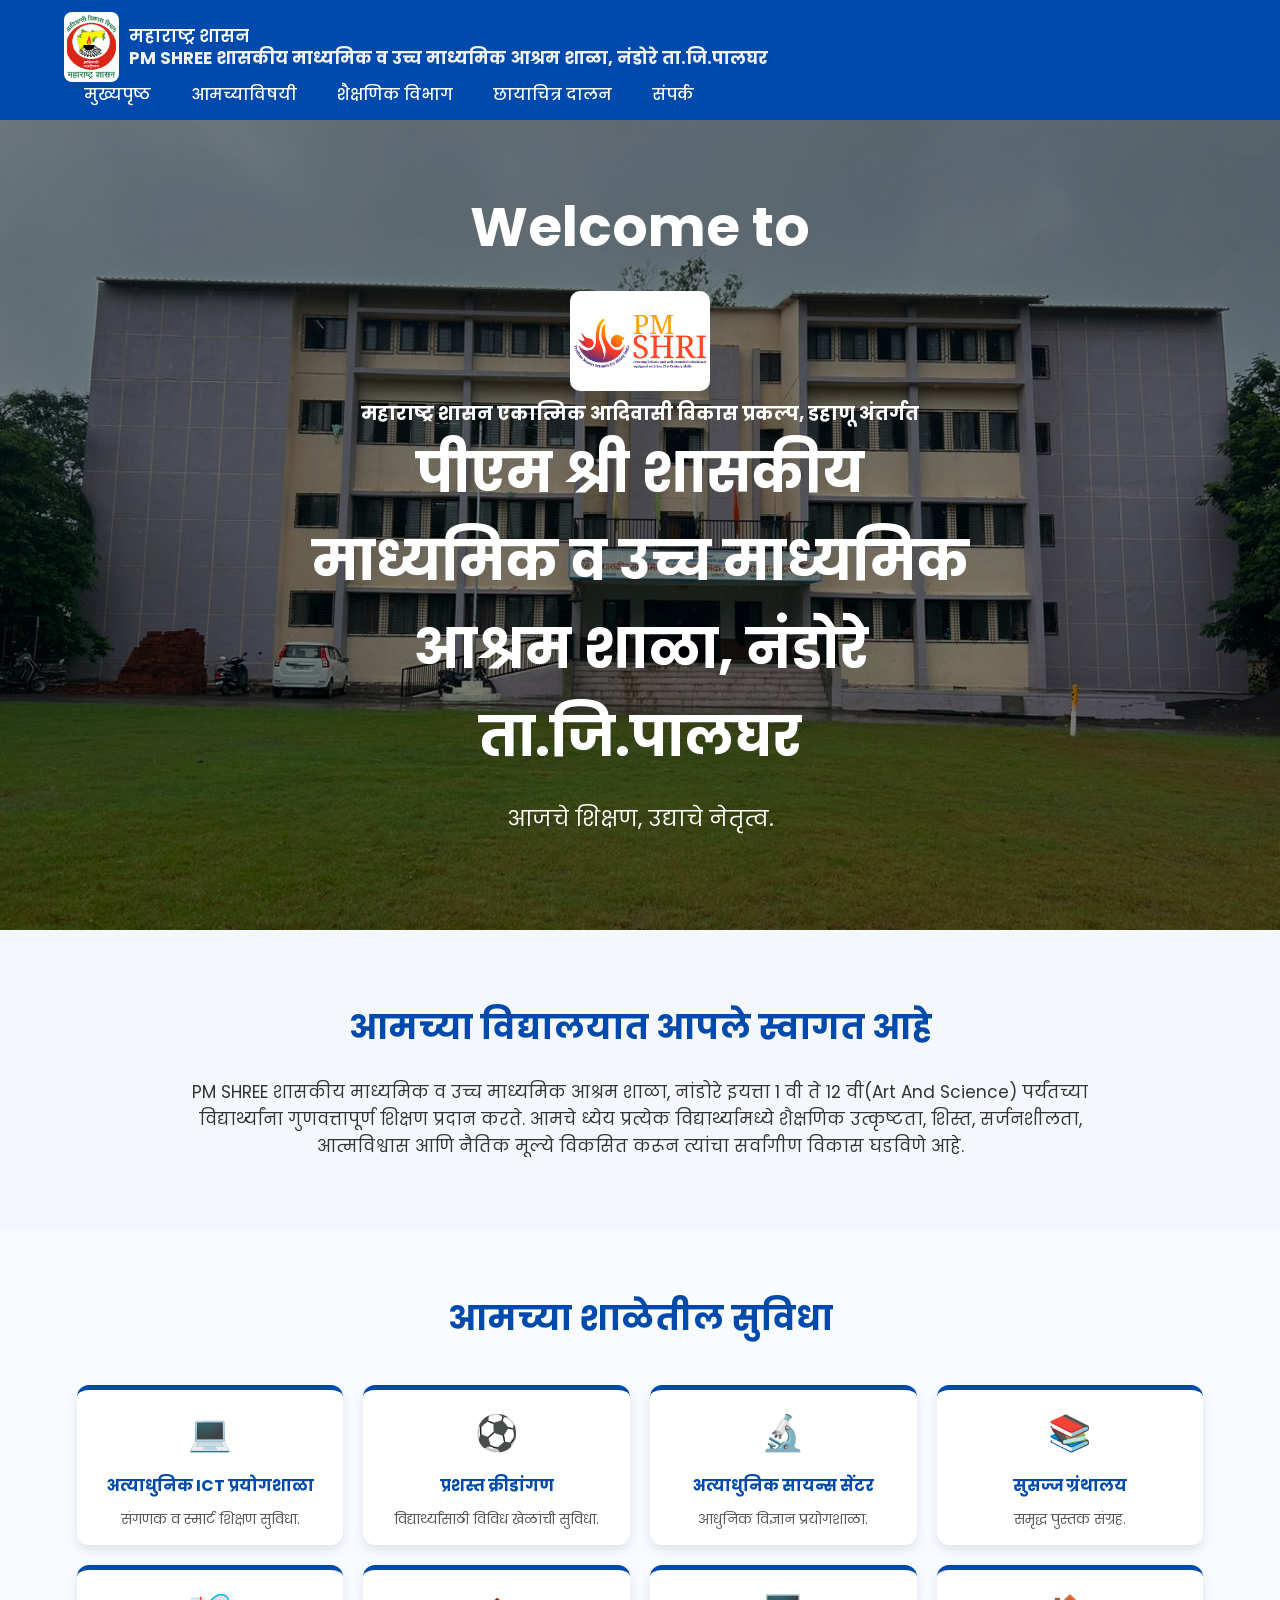
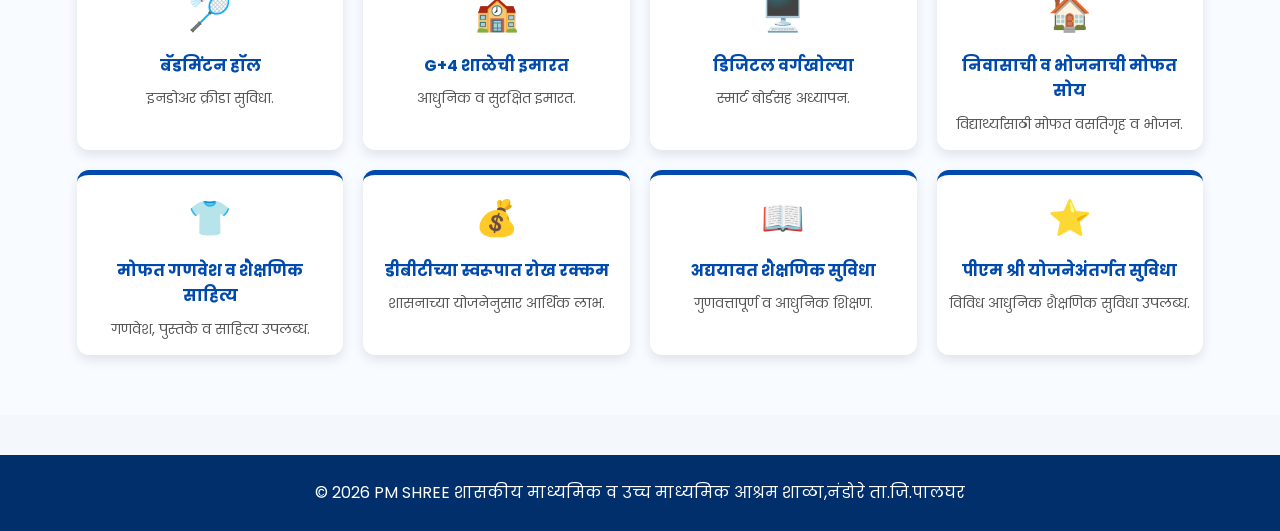
<file: index.html>
<!DOCTYPE html>
<html lang="en">
<head>
    <meta charset="UTF-8">
    <meta name="viewport" content="width=device-width, initial-scale=1.0">
    <title>महाराष्ट्र शासन</title>
    <link rel="stylesheet" href="css/style.css">
</head>
<body>

<header>
   <div class="logo">
    <img src="images/logo.png" alt="School Logo">
    <div class="logo-text">
            <h2>महाराष्ट्र शासन</h2> 
            <h4>PM SHREE शासकीय माध्यमिक व उच्च माध्यमिक आश्रम शाळा, नंडोरे ता.जि.पालघर</h4>
        </div>
</div>
    <nav>
                <a href="index.html">मुख्यपृष्ठ</a>
                <a href="about.html">आमच्याविषयी</a>
                <a href="academics.html">शैक्षणिक विभाग</a>
                <a href="gallary.html">छायाचित्र दालन</a>
                <a href="contact.html">संपर्क</a>
        </div>
    </nav>
</header>

<!-- Hero Section -->
<section class="hero">
    <div class="hero-content">
        <h1>Welcome to</h1>
        <img src="images/logopmshree.png" alt="School Logo" class="hero-logo">
        <h3>महाराष्ट्र शासन एकात्मिक आदिवासी विकास प्रकल्प, डहाणू अंतर्गत  </h3>
        <h1>पीएम श्री शासकीय माध्यमिक व उच्च माध्यमिक आश्रम शाळा, नंडोरे ता.जि.पालघर</h1>
        <p>आजचे शिक्षण, उद्याचे नेतृत्व.</p>

        
    </div>
</section>

<!-- Welcome -->
<section class="welcome">

    <h2>आमच्या विद्यालयात आपले स्वागत आहे</h2>

    <p>
        PM SHREE शासकीय माध्यमिक व उच्च माध्यमिक आश्रम शाळा, नांडोरे
इयत्ता 1 वी ते 12 वी(Art And Science) पर्यंतच्या विद्यार्थ्यांना गुणवत्तापूर्ण शिक्षण प्रदान करते.
आमचे ध्येय प्रत्येक विद्यार्थ्यामध्ये शैक्षणिक उत्कृष्टता, शिस्त, सर्जनशीलता,
आत्मविश्वास आणि नैतिक मूल्ये विकसित करून त्यांचा सर्वांगीण विकास घडविणे आहे.
    </p>

</section>

<!-- Facilities -->
<section class="facilities">

    <h2>आमच्या शाळेतील सुविधा</h2>

<div class="facility-container">

<div class="facility-card">
<div class="icon">💻</div>
<h3>अत्याधुनिक ICT प्रयोगशाळा</h3>
<p>संगणक व स्मार्ट शिक्षण सुविधा.</p>
</div>

<div class="facility-card">
<div class="icon">⚽</div>
<h3>प्रशस्त क्रीडांगण</h3>
<p>विद्यार्थ्यांसाठी विविध खेळांची सुविधा.</p>
</div>

<div class="facility-card">
<div class="icon">🔬</div>
<h3>अत्याधुनिक सायन्स सेंटर</h3>
<p>आधुनिक विज्ञान प्रयोगशाळा.</p>
</div>

<div class="facility-card">
<div class="icon">📚</div>
<h3>सुसज्ज ग्रंथालय</h3>
<p>समृद्ध पुस्तक संग्रह.</p>
</div>

<div class="facility-card">
<div class="icon">🏸</div>
<h3>बॅडमिंटन हॉल</h3>
<p>इनडोअर क्रीडा सुविधा.</p>
</div>

<div class="facility-card">
<div class="icon">🏫</div>
<h3>G+4 शाळेची इमारत</h3>
<p>आधुनिक व सुरक्षित इमारत.</p>
</div>

<div class="facility-card">
<div class="icon">🖥️</div>
<h3>डिजिटल वर्गखोल्या</h3>
<p>स्मार्ट बोर्डसह अध्यापन.</p>
</div>

<div class="facility-card">
<div class="icon">🏠</div>
<h3>निवासाची व भोजनाची मोफत सोय</h3>
<p>विद्यार्थ्यांसाठी मोफत वसतिगृह व भोजन.</p>
</div>

<div class="facility-card">
<div class="icon">👕</div>
<h3>मोफत गणवेश व शैक्षणिक साहित्य</h3>
<p>गणवेश, पुस्तके व साहित्य उपलब्ध.</p>
</div>

<div class="facility-card">
<div class="icon">💰</div>
<h3>डीबीटीच्या स्वरूपात रोख रक्कम</h3>
<p>शासनाच्या योजनेनुसार आर्थिक लाभ.</p>
</div>

<div class="facility-card">
<div class="icon">📖</div>
<h3>अद्ययावत शैक्षणिक सुविधा</h3>
<p>गुणवत्तापूर्ण व आधुनिक शिक्षण.</p>
</div>

<div class="facility-card">
<div class="icon">⭐</div>
<h3>पीएम श्री योजनेअंतर्गत सुविधा</h3>
<p>विविध आधुनिक शैक्षणिक सुविधा उपलब्ध.</p>
</div>

</div>

</section>
</section>

<!-- Footer -->

<footer>

<p>© 2026 PM SHREE शासकीय माध्यमिक व उच्च माध्यमिक आश्रम शाळा,नंडोरे ता.जि.पालघर</p>

</footer>

</body>
</html>
</file>
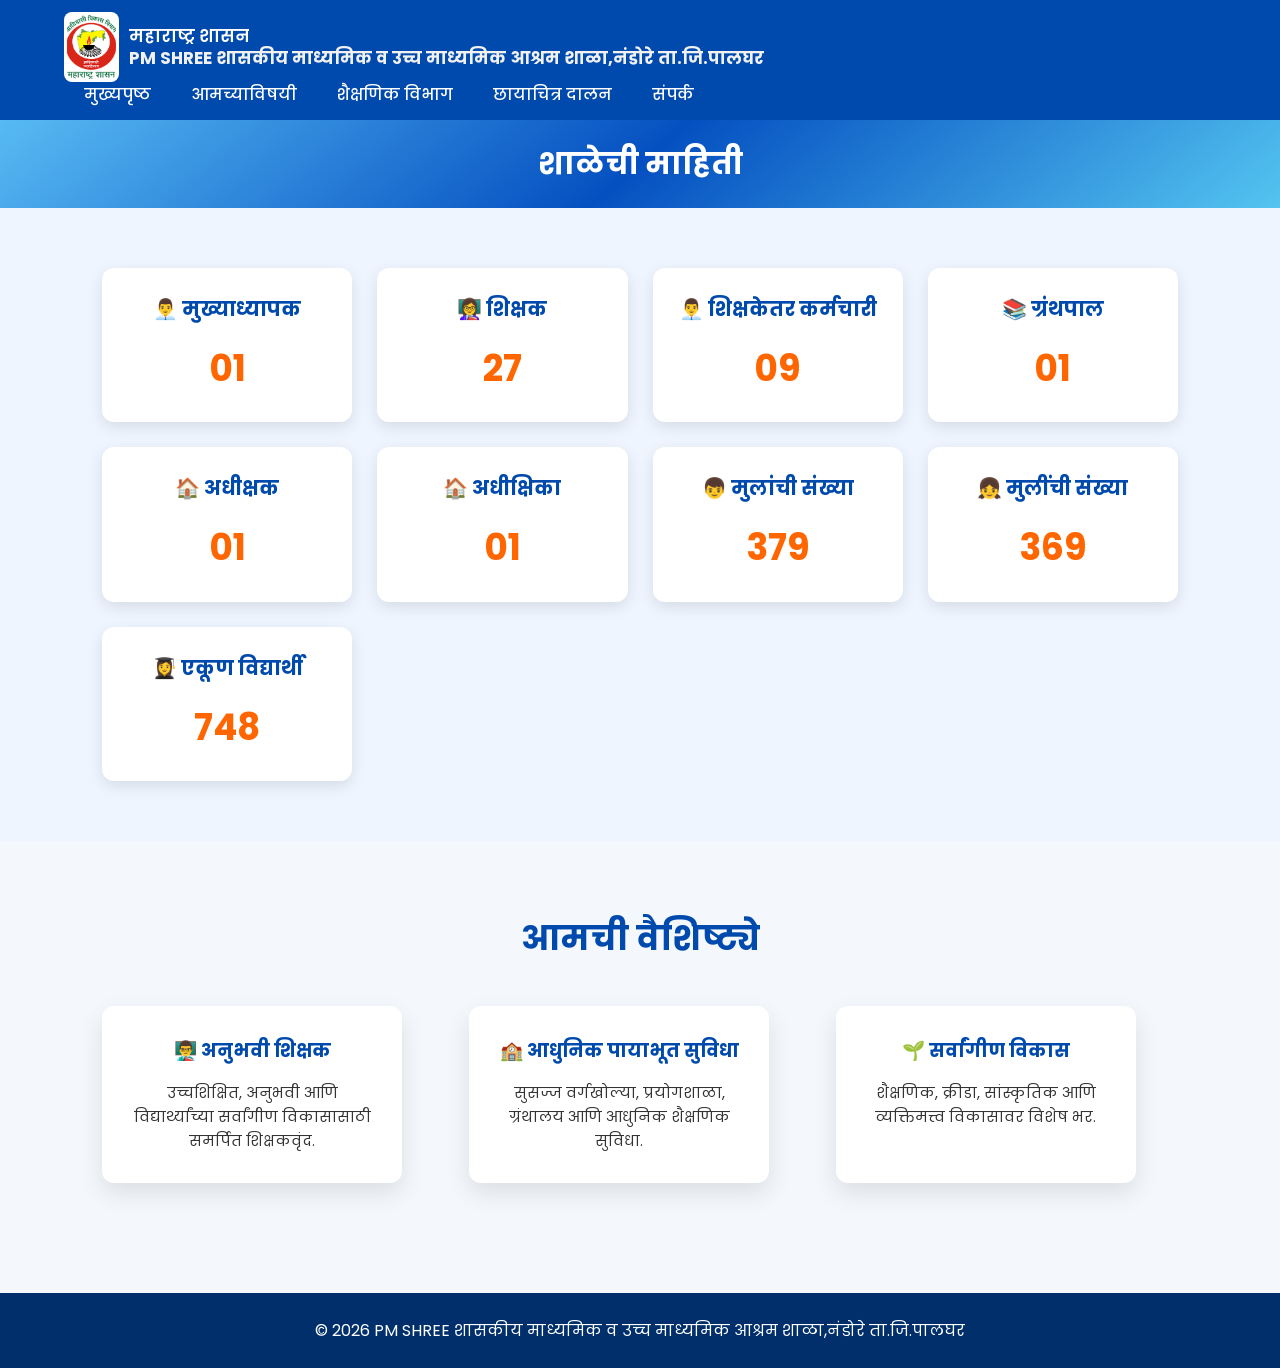
<file: about.html>
<!DOCTYPE html>
<html lang="en">
<head>
<meta charset="UTF-8">
<meta name="viewport" content="width=device-width, initial-scale=1.0">

<title>About Us</title>

<link rel="stylesheet" href="css/style.css">

</head>

<body>

<header>

<div class="logo">
    <img src="images/logo.png" alt="School Logo">
   <div class="logo-text">
            <h2>महाराष्ट्र शासन</h2>
                <h4>PM SHREE शासकीय माध्यमिक व उच्च माध्यमिक आश्रम शाळा,नंडोरे ता.जि.पालघर</h4>
        </div>
    
</div>

<nav>

                <a href="index.html">मुख्यपृष्ठ</a>
                <a href="about.html">आमच्याविषयी</a>
                <a href="academics.html">शैक्षणिक विभाग</a>
                <a href="gallary.html">छायाचित्र दालन</a>
                <a href="contact.html">संपर्क</a>

</nav>

</header>

<section class="page-banner">
    <h1>शाळेची माहिती</h1>
    
</section>
<section class="school-info">

    

    <div class="info-container">

        <div class="info-card">
            <h3>👨‍💼 मुख्याध्यापक</h3>
            <p class="number">01</p>
        </div>

        <div class="info-card">
            <h3>👩‍🏫 शिक्षक</h3>
            <p class="number">27</p>
        </div>

        <div class="info-card">
            <h3>👨‍💼 शिक्षकेतर कर्मचारी</h3>
            <p class="number">09</p>
        </div>

        <div class="info-card">
            <h3>📚 ग्रंथपाल</h3>
            <p class="number">01</p>
        </div>

        <div class="info-card">
            <h3>🏠 अधीक्षक</h3>
            <p class="number">01</p>
        </div>

        <div class="info-card">
            <h3>🏠 अधीक्षिका</h3>
            <p class="number">01</p>
        </div>
        <div class="info-card">
            <h3>👦 मुलांची संख्या</h3>
            <p class="number">379</p>
        </div>
        <div class="info-card">
            <h3>👧 मुलींची संख्या</h3>
            <p class="number">369</p>
        </div>
        <div class="info-card">
            <h3>👩‍🎓 एकूण विद्यार्थी</h3>
            <p class="number">748</p>
        </div>

    </div>

</section>



</div><section class="staff">

    <h2>आमची वैशिष्ट्ये</h2>

    <div class="card-container">

        <div class="card">
            <h3>👨‍🏫 अनुभवी शिक्षक</h3>
            <p>
                उच्चशिक्षित, अनुभवी आणि विद्यार्थ्यांच्या सर्वांगीण विकासासाठी समर्पित शिक्षकवृंद.
            </p>
        </div>

        <div class="card">
            <h3>🏫 आधुनिक पायाभूत सुविधा</h3>
            <p>
                सुसज्ज वर्गखोल्या, प्रयोगशाळा, ग्रंथालय आणि आधुनिक शैक्षणिक सुविधा.
            </p>
        </div>

        <div class="card">
            <h3>🌱 सर्वांगीण विकास</h3>
            <p>
                शैक्षणिक, क्रीडा, सांस्कृतिक आणि व्यक्तिमत्त्व विकासावर विशेष भर.
            </p>
        </div>

    </div>

</section>

</section>

<footer>

<p>© 2026 PM SHREE शासकीय माध्यमिक व उच्च माध्यमिक आश्रम शाळा,नंडोरे ता.जि.पालघर </p>

</footer>

</body>
</html>
</file>
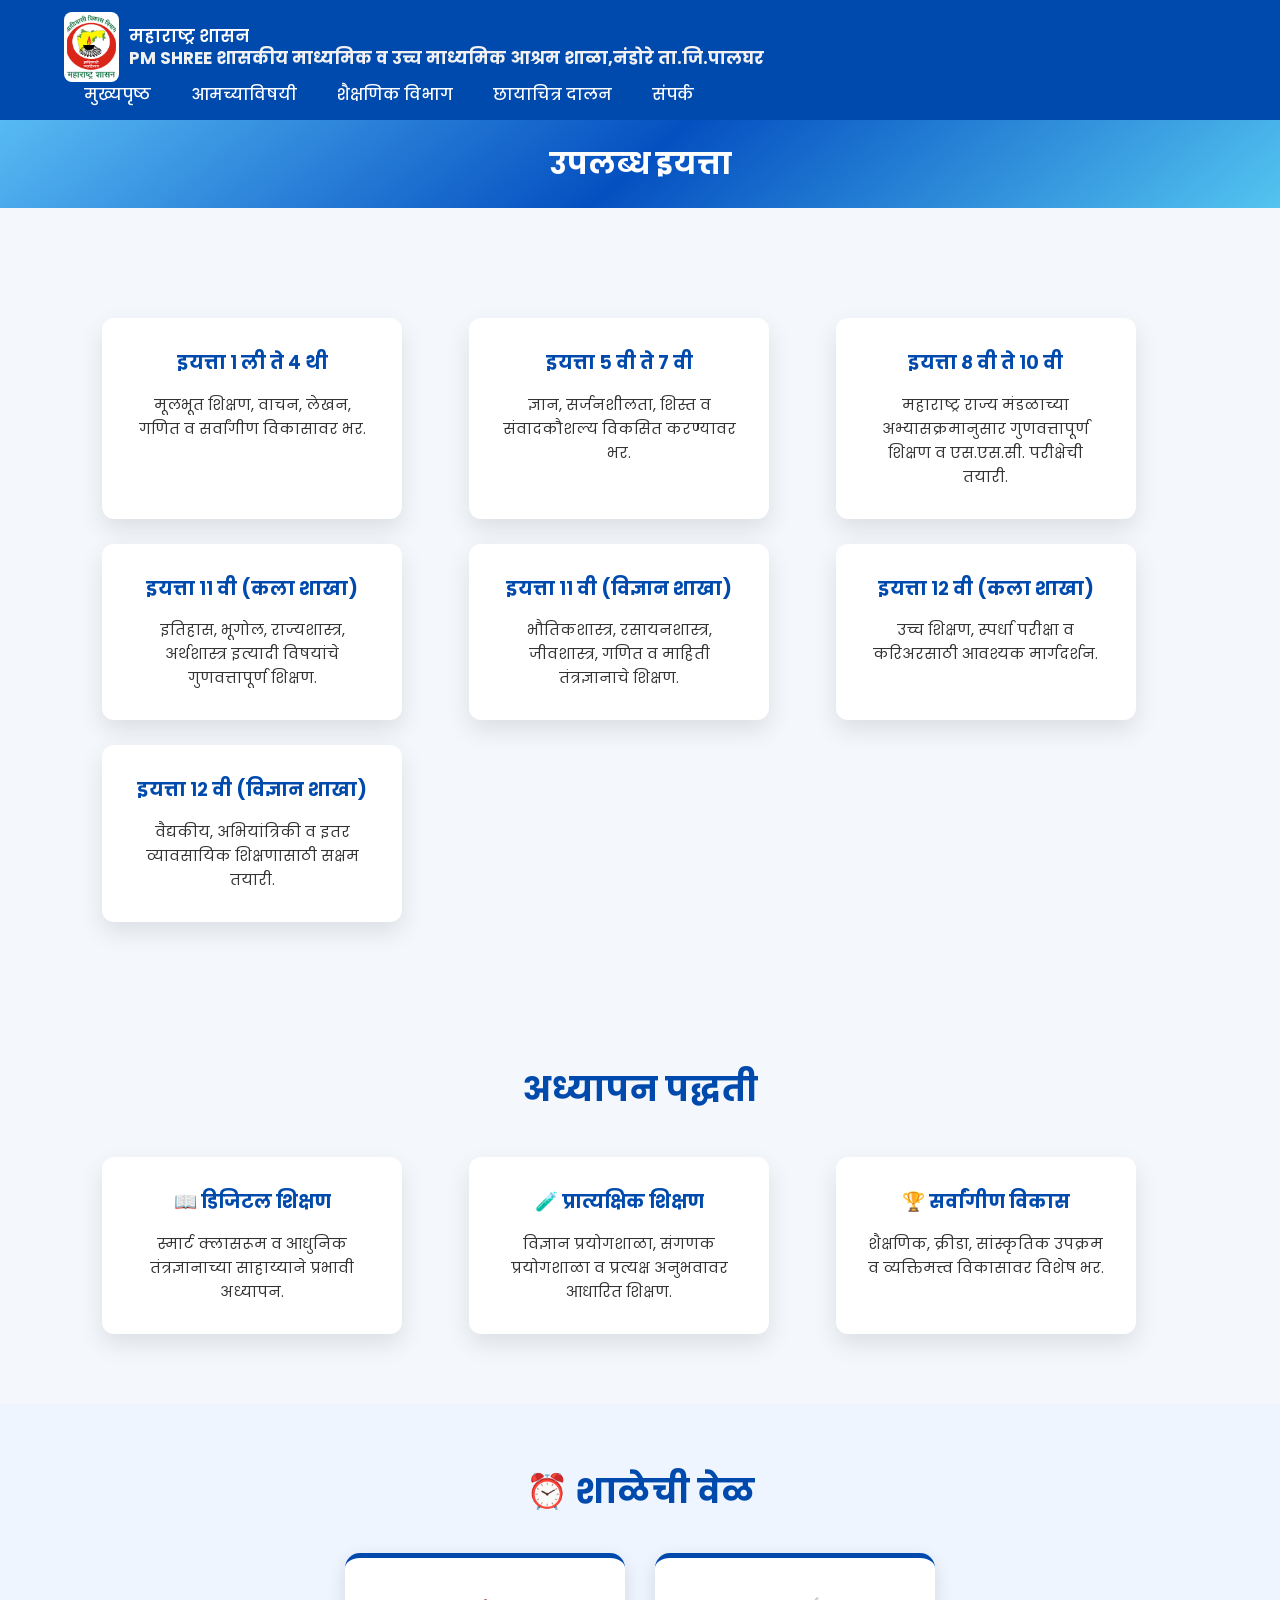
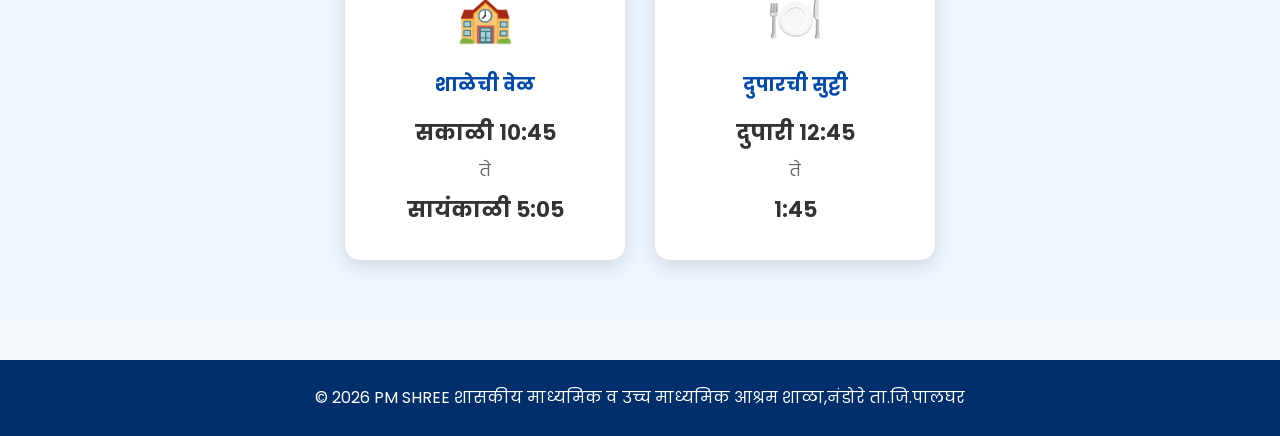
<file: academics.html>
<!DOCTYPE html>
<html lang="en">
<head>
    <meta charset="UTF-8">
    <meta name="viewport" content="width=device-width, initial-scale=1.0">
    <title>Academics | महाराष्ट्र शासन</title>

    <link rel="stylesheet" href="css/style.css">
</head>

<body>

<header>

    <div class="logo">
        <img src="images/logo.png" alt="Logo">

        <div class="logo-text">
            <h2>महाराष्ट्र शासन</h2>
            <h4>PM SHREE शासकीय माध्यमिक व उच्च माध्यमिक आश्रम शाळा,नंडोरे ता.जि.पालघर</h4>
        </div>
    </div>

    <nav>
        <a href="index.html">मुख्यपृष्ठ</a>
                <a href="about.html">आमच्याविषयी</a>
                <a href="academics.html">शैक्षणिक विभाग</a>
                <a href="gallary.html">छायाचित्र दालन</a>
                <a href="contact.html">संपर्क</a>
    </nav>

</header>
<section class="page-banner">
    <h1>उपलब्ध इयत्ता</h1>
</section>
<section class="academic-section">
    

    <div class="card-container">

        <div class="card">
            <h3>इयत्ता १ ली ते ४ थी</h3>
            <p>मूलभूत शिक्षण, वाचन, लेखन, गणित व सर्वांगीण विकासावर भर.</p>
        </div>

        <div class="card">
            <h3>इयत्ता ५ वी ते ७ वी</h3>
            <p>ज्ञान, सर्जनशीलता, शिस्त व संवादकौशल्य विकसित करण्यावर भर.</p>
        </div>

        <div class="card">
            <h3>इयत्ता ८ वी ते १० वी</h3>
            <p>महाराष्ट्र राज्य मंडळाच्या अभ्यासक्रमानुसार गुणवत्तापूर्ण शिक्षण व एस.एस.सी. परीक्षेची तयारी.</p>
        </div>

        <div class="card">
            <h3>इयत्ता ११ वी (कला शाखा)</h3>
            <p>इतिहास, भूगोल, राज्यशास्त्र, अर्थशास्त्र इत्यादी विषयांचे गुणवत्तापूर्ण शिक्षण.</p>
        </div>

        <div class="card">
            <h3>इयत्ता ११ वी (विज्ञान शाखा)</h3>
            <p>भौतिकशास्त्र, रसायनशास्त्र, जीवशास्त्र, गणित व माहिती तंत्रज्ञानाचे शिक्षण.</p>
        </div>

        <div class="card">
            <h3>इयत्ता १२ वी (कला शाखा)</h3>
            <p>उच्च शिक्षण, स्पर्धा परीक्षा व करिअरसाठी आवश्यक मार्गदर्शन.</p>
        </div>

        <div class="card">
            <h3>इयत्ता १२ वी (विज्ञान शाखा)</h3>
            <p>वैद्यकीय, अभियांत्रिकी व इतर व्यावसायिक शिक्षणासाठी सक्षम तयारी.</p>
        </div>

    </div>

</section>

<section class="academic-info">

    <h2>अध्यापन पद्धती</h2>

    <div class="card-container">

        <div class="card">
            <h3>📖 डिजिटल शिक्षण</h3>
            <p>स्मार्ट क्लासरूम व आधुनिक तंत्रज्ञानाच्या साहाय्याने प्रभावी अध्यापन.</p>
        </div>

        <div class="card">
            <h3>🧪 प्रात्यक्षिक शिक्षण</h3>
            <p>विज्ञान प्रयोगशाळा, संगणक प्रयोगशाळा व प्रत्यक्ष अनुभवावर आधारित शिक्षण.</p>
        </div>

        <div class="card">
            <h3>🏆 सर्वांगीण विकास</h3>
            <p>शैक्षणिक, क्रीडा, सांस्कृतिक उपक्रम व व्यक्तिमत्त्व विकासावर विशेष भर.</p>
        </div>

    </div>

</section>



<section class="school-timing">

    <h2>⏰ शाळेची वेळ</h2>

    <div class="timing-container">

        <div class="timing-card">
            <div class="icon">🏫</div>
            <h3>शाळेची वेळ</h3>
            <p>सकाळी <strong>१०:४५</strong></p>
            <span>ते</span>
            <p>सायंकाळी <strong>५:०५</strong></p>
        </div>

        <div class="timing-card">
            <div class="icon">🍽️</div>
            <h3>दुपारची सुट्टी</h3>
            <p>दुपारी <strong>१२:४५</strong></p>
            <span>ते</span>
            <p><strong>१:४५</strong></p>
        </div>

    </div>

</section>

<footer>

<p>© 2026 PM SHREE शासकीय माध्यमिक व उच्च माध्यमिक आश्रम शाळा,नंडोरे ता.जि.पालघर</p>

</footer>

</body>
</html>
</file>
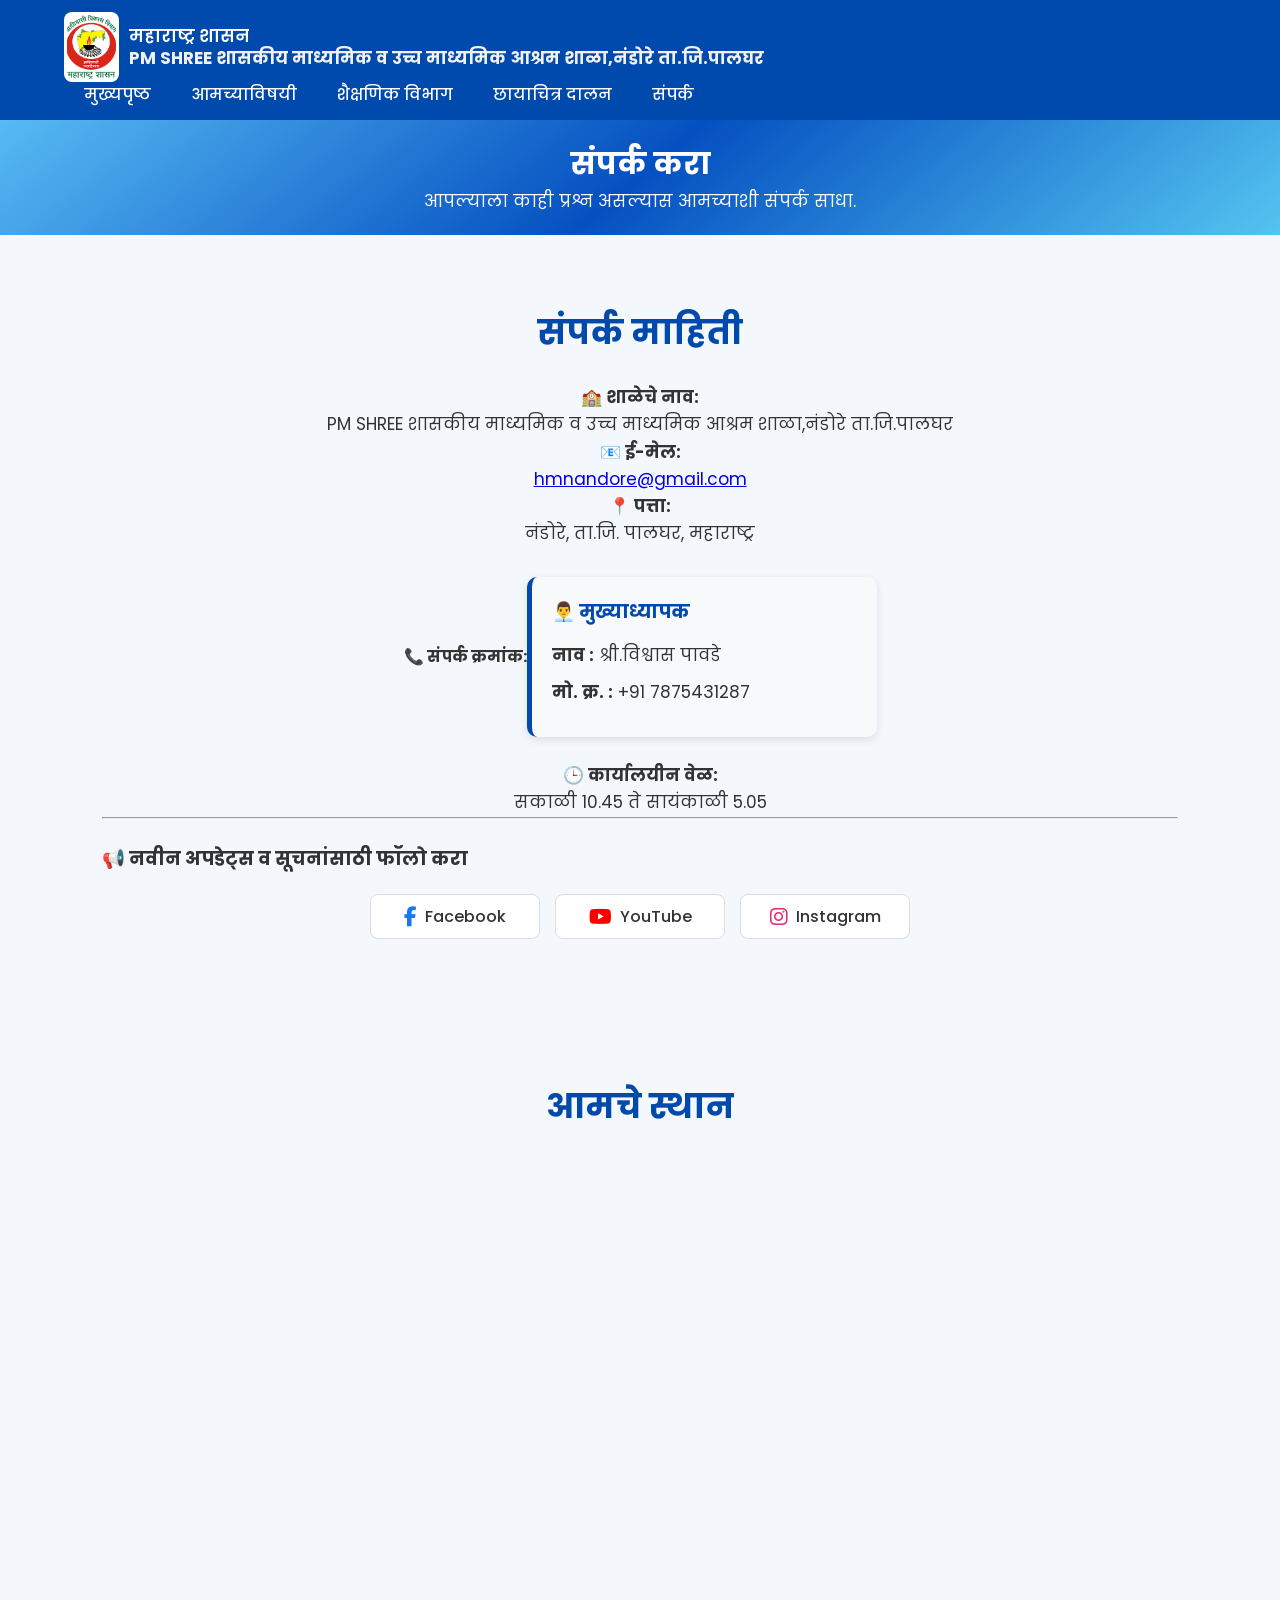
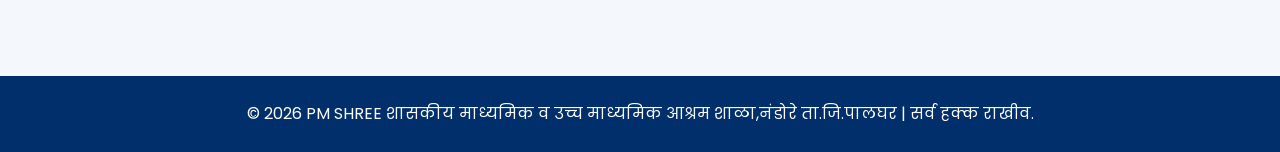
<file: contact.html>
<!DOCTYPE html>
<html lang="en">

<head>
    <meta charset="UTF-8">
    <meta name="viewport" content="width=device-width, initial-scale=1.0">
    <title>Contact Us | महाराष्ट्र शासन</title>

    <link rel="stylesheet" href="css/style.css">
    <link rel="stylesheet" href="https://cdnjs.cloudflare.com/ajax/libs/font-awesome/6.5.2/css/all.min.css">
</head>

<body>

<header>

    <div class="logo">
        <img src="images/logo.png" alt="School Logo">

        <div class="logo-text">
            <h2>महाराष्ट्र शासन</h2>
            <h4>PM SHREE शासकीय माध्यमिक व उच्च माध्यमिक आश्रम शाळा,नंडोरे ता.जि.पालघर</h4>
        </div>
    </div>

    <nav>
        <a href="index.html">मुख्यपृष्ठ</a>
                <a href="about.html">आमच्याविषयी</a>
                <a href="academics.html">शैक्षणिक विभाग</a>
                <a href="gallary.html">छायाचित्र दालन</a>
                <a href="contact.html">संपर्क</a>
    </nav>

</header>

<section class="page-banner">
    <h1>संपर्क करा</h1>
    <p>आपल्याला काही प्रश्न असल्यास आमच्याशी संपर्क साधा.</p>
</section>

<section class="contact-section">

    <div class="contact-container">

        <div class="contact-info">

            <h2>संपर्क माहिती</h2>

            <p><strong>🏫 शाळेचे नाव:</strong><br>
            PM SHREE शासकीय माध्यमिक व उच्च माध्यमिक आश्रम शाळा,नंडोरे ता.जि.पालघर</p>
             <p><strong>📧 ई-मेल:</strong><br>
            <a href="hmnandore@gmail.com">hmnandore@gmail.com</a></p>

            <p><strong>📍 पत्ता:</strong><br>
            नंडोरे, ता.जि. पालघर, महाराष्ट्र</p>

            <div class="contact-persons">
<strong>📞 संपर्क क्रमांक:</strong>
    <br><div class="person-card">
        
        <h3>👨‍💼 मुख्याध्यापक</h3>

        <p><strong>नाव :</strong> श्री.विश्वास पावडे</p>

        <p><strong>मो. क्र. :</strong> +91 7875431287</p>
    </div>

    

</div>

            <br><p><strong>🕒 कार्यालयीन वेळ:</strong><br>
            सकाळी 10.45 ते सायंकाळी  5.05</p> 

        </div>
            <hr>

<br><h3>📢 नवीन अपडेट्स व सूचनांसाठी फॉलो करा</h3>

<div class="social-links">

    <a href="https://www.facebook.com/share/18syDZFWm9/" target="_blank" title="Facebook">
        <i class="fab fa-facebook-f"></i>
        <span>Facebook</span>
    </a>

    <a href="https://www.youtube.com/@VishwasPavade" target="_blank" title="YouTube">
        <i class="fab fa-youtube"></i>
        <span>YouTube</span>

        <a href="https://www.instagram.com/hmnarore?igsh=ZnF4bjBmOGM3MHVy" target="_blank">
    <i class="fab fa-instagram"></i>
    <span>Instagram</span>
</a>

</div>


</section>

    <section class="map-section">

    <h2>आमचे स्थान</h2>

    <iframe
        src="https://www.google.com/maps/embed?pb=!1m12!1m8!1m3!1d3755.710404206358!2d72.78570846!3d19.72494985!3m2!1i1024!2i768!4f13.1!2m1!1sNandore%20Asharam%20school!5e0!3m2!1sen!2sin!4v1784623118328!5m2!1sen!2sin"
        width="100%"
        height="400"
        style="border:0; border-radius:10px;"
        allowfullscreen=""
        loading="lazy"
        referrerpolicy="strict-origin-when-cross-origin">
    </iframe>

</section>

<footer>

    <p>
        © 2026 PM SHREE शासकीय माध्यमिक व उच्च माध्यमिक आश्रम शाळा,नंडोरे ता.जि.पालघर |
        सर्व हक्क राखीव.
    </p>

</footer>

</body>
</html>
</file>
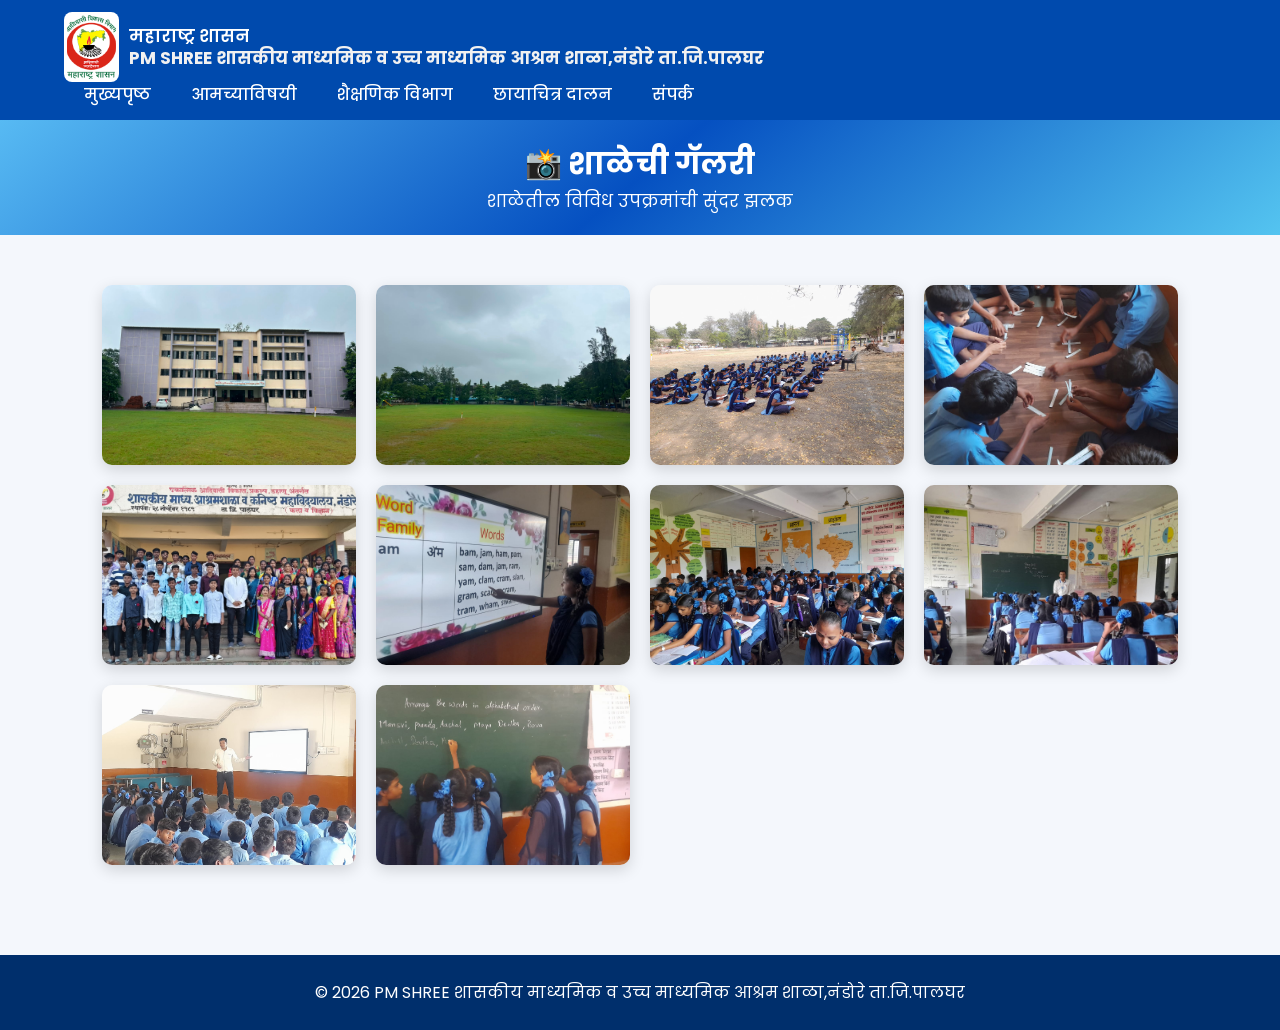
<file: gallary.html>
<!DOCTYPE html>
<html lang="en">
<head>
    <meta charset="UTF-8">
    <meta name="viewport" content="width=device-width, initial-scale=1.0">
    <title>Gallery | महाराष्ट्र शासन</title>

    <link rel="stylesheet" href="css/style.css">
</head>

<body>

<header>

    <div class="logo">
        <img src="images/logo.png" alt="Logo">

        <div class="logo-text">
            <h2>महाराष्ट्र शासन</h2>
                <h4>PM SHREE शासकीय माध्यमिक व उच्च माध्यमिक आश्रम शाळा,नंडोरे ता.जि.पालघर</h4>
        </div>
    </div>

    <nav>
                <a href="index.html">मुख्यपृष्ठ</a>
                <a href="about.html">आमच्याविषयी</a>
                <a href="academics.html">शैक्षणिक विभाग</a>
                <a href="gallary.html">छायाचित्र दालन</a>
                <a href="contact.html">संपर्क</a>
    </nav>

</header>

<section class="page-banner">
    <h1>📸 शाळेची गॅलरी</h1>
    <p>शाळेतील विविध उपक्रमांची सुंदर झलक</p>
</section>

<section class="gallery">

    <div class="gallery-item">
    <img src="images/sc1.jpeg" alt="School bulding 1">
</div>

<div class="gallery-item">
    <img src="images/sc2.jpeg" alt="School playground 2 ">
</div>

<div class="gallery-item">
    <img src="images/sc4.jpeg" alt="School bulding 3">
</div>
<div class="gallery-item">
    <img src="images/sc5.jpeg" alt="School bulding 3">
</div>
<div class="gallery-item">
    <img src="images/sc6.jpeg" alt="School bulding 3">
</div>
<div class="gallery-item">
    <img src="images/sc7.jpeg" alt="School bulding 3">
</div>
<div class="gallery-item">
    <img src="images/sc9.jpeg" alt="School bulding 3">
</div>
<div class="gallery-item">
    <img src="images/sc10.jpeg" alt="School bulding 3">
</div>
<div class="gallery-item">
    <img src="images/sc8.jpeg" alt="School bulding 3">
</div>
<div class="gallery-item">
    <img src="images/sc11.jpeg" alt="School bulding 3">
</div>

</section>

<footer>

<p>© 2026 PM SHREE शासकीय माध्यमिक व उच्च माध्यमिक आश्रम शाळा,नंडोरे ता.जि.पालघर </p>

</footer>

</body>
</html>
</file>
<file: css/style.css>
/* =========================
   Google Font
========================= */
@import url('https://fonts.googleapis.com/css2?family=Poppins:wght@300;400;500;600;700&display=swap');

*{
    margin:0;
    padding:0;
    box-sizing:border-box;
    font-family:'Poppins',sans-serif;
}

html{
    scroll-behavior:smooth;
}

body{
    background:#f4f7fc;
    color:#333;
    line-height:1.6;
}

/* =========================
   Header
========================= */

header{
    width:100%;
    background:#004aad;
    color:#fff;
    display:flex;
    justify-content:space-between;
    align-items:center;
    flex-wrap:wrap;
    padding:12px 5%;
    position:sticky;
    top:0;
    z-index:1000;
}

.logo{
    display:flex;
    align-items:center;
    gap:10px;
}

.logo img{
    width:55px;
    height:70px;
    object-fit:cover;
    background:white;
    padding:3px;
    border-radius:8px;
}

.logo-text{
    display:flex;
    flex-direction:column;
}

.logo-text h2{
    font-size:17px;   /* Change to 16px if you want it smaller */
    font-weight:600;
    color:white;
    margin:0;
    line-height:1.2;
}

.logo-text h4{
    font-size:17px;
    color:#f1f1f1;
    margin:2px 0 0;
    line-height:1.2;
}
nav{
    display:flex;
    align-items:center;
    gap:20px;
    flex-wrap:wrap;
}

nav a{
    color:#fff;
    text-decoration:none;
    font-weight:500;
    transition:.3s;
    margin:0;
}

nav a:hover{
    color:#ffd700;
}

nav a{
    color:#fff;
    text-decoration:none;
    margin-left:20px;
    font-weight:500;
    transition:.3s;
}

nav a:hover{
    color:#ffd700;
}

/* =========================
   Hero Section
========================= */

.hero{
      min-height:90vh;
    background-image:
        linear-gradient(rgba(0,0,0,0.5), rgba(0,0,0,0.5)),
        url("../images/sc1.jpeg");
    background-size:cover;
    background-position:center;
    display:flex;
    justify-content:center;
    align-items:center;
    text-align:center;
    color:white;
    padding:20px;
}

.hero-content{
    max-width:700px;
}

.hero h1{
    font-size:55px;
    margin-bottom:20px;
}

.hero p{
    font-size:22px;
    margin-bottom:30px;
}

.btn{
    display:inline-block;
    padding:14px 35px;
    background:#ffb703;
    color:#000;
    text-decoration:none;
    font-weight:bold;
    border-radius:30px;
    transition:.3s;
}

.btn:hover{
    background:#ffd60a;
    transform:translateY(-3px);
}

/* =========================
   Common Sections
========================= */

section{
    padding:70px 8%;
}

section h2{
    text-align:center;
    color:#004aad;
    margin-bottom:25px;
    font-size:34px;
}

section p{
    text-align:center;
    max-width:900px;
    margin:auto;
    font-size:17px;
}

/* =========================
   Cards
========================= */

.card-container{
    display:grid;
    grid-template-columns:repeat(auto-fit,minmax(280px,1fr));
    gap:25px;
    margin-top:40px;
}

.card{
    width:300px;
    background:#fff;
    padding:30px;
    border-radius:12px;
    box-shadow:0 10px 25px rgba(0,0,0,.1);
    transition:.3s;
    text-align:center;
}

.card:hover{
    transform:translateY(-10px);
}

.card h3{
    color:#004aad;
    margin-bottom:15px;
}

.card p{
    font-size:15px;
}

/* =========================
   Notices
========================= */

.notices{
    background:#eef5ff;
}

.notices ul{
    max-width:700px;
    margin:30px auto;
}

.notices li{
    background:white;
    margin-bottom:15px;
    padding:15px 20px;
    border-left:6px solid #004aad;
    border-radius:8px;
    list-style:none;
    box-shadow:0 3px 8px rgba(0,0,0,.08);
}

/* =========================
   About Page Banner
========================= */
.page-banner{
    background:linear-gradient(140deg,#57baf3,#0550c1,#54c4f0);
    color:white;
    text-align:center;
    padding:20px 10px;
}

.page-banner h1{
    font-size:30px;
}
/* =========================
   Vision Mission
========================= */

.vision-mission{
    display:flex;
    justify-content:center;
    gap:25px;
    flex-wrap:wrap;
}

/* =========================
   Principal
========================= */

.principal{
    background:#eef5ff;
}

/* =========================
   Footer
========================= */

footer{
    background:#002f6c;
    color:white;
    text-align:center;
    padding:25px;
    margin-top:40px;
}

/* =========================
   Responsive Design
========================= */

@media(max-width:768px){

header{
    flex-direction:column;
    align-items:center;
    text-align:center;
}

.logo{
    flex-direction:column;
    gap:8px;
}

.logo img{
    width:50px;
    height:60px;
}

.logo-text h2{
    font-size:15px;
}

.logo-text h4{
    font-size:12px;
}

nav{
    justify-content:center;
    margin-top:15px;
    gap:10px;
}

nav a{
    font-size:14px;
}

.hero{
    min-height:70vh;
}

.hero h1{
    font-size:30px;
}

.hero p{
    font-size:16px;
}

.btn{
    padding:10px 22px;
    font-size:15px;
}

section{
    padding:40px 20px;
}

section h2{
    font-size:28px;
}

.page-banner h1{
    font-size:30px;
}

.card{
    width:100%;
}
}
.contact-persons{
    display:flex;
    justify-content:center;
    align-items:center;
    margin-top:30px;
}

.person-card{
    width:350px;          /* Fixed width */
    background:#f8f9fa;
    padding:20px;
    border-radius:10px;
    border-left:5px solid #004aad;
    box-shadow:0 3px 10px rgba(0,0,0,0.1);
}
.person-card h3{
    color:#004aad;
    margin-bottom:15px;
}

.person-card p{
    margin:10px 0;
    text-align:left;
}
/* =========================
      Social Media
========================= */

.social-links{
    display:flex;
    justify-content:center;
    align-items:center;
    gap:15px;
    margin-top:20px;
}

.social-links a{
    display:flex;
    align-items:center;
    justify-content:center;
    gap:8px;

    width:170px;      /* Box width */
    height:45px;      /* Box height */

    text-decoration:none;
    color:#333;
    background:#fff;
    border:1px solid #ddd;
    border-radius:8px;
    transition:0.3s;
    font-size:16px;
    font-weight:500;
}

.social-links a:hover{
    background:#eef5ff;
    border-color:#004aad;
}

.social-links .fa-facebook-f{
    color:#1877F2;
    font-size:20px;
}

.social-links .fa-youtube{
    color:#FF0000;
    font-size:20px;
}
.social-links .fa-instagram{
    color:#E1306C;
    font-size:20px;
}
/* =========================
   Gallery
========================= */

.gallery{
    display:grid;
    grid-template-columns:repeat(auto-fit, minmax(220px, 1fr));
    gap:20px;
    padding:50px 8%;
}

.gallery-item{
    overflow:hidden;
    border-radius:10px;
    box-shadow:0 5px 15px rgba(0,0,0,0.15);
}

.gallery-item img{
    width:100%;
    height:180px;      /* Decrease image height */
    object-fit:cover;
    display:block;
    transition:0.4s;
}

.gallery-item img:hover{
    transform:scale(1.08);
}
/* =========================
   Hero Logo
========================= */



.hero-title{
    display:flex;
    justify-content:center;
    align-items:center;
    gap:20px;
    flex-wrap:wrap;
}

.hero-logo{
    width:140px;
    height:100px;
    object-fit:contain;
    background:white;
    padding:4px;
    border-radius:10px;
}

.hero-title h1{
    margin:0;
    font-size:45px;
    color:white;
}
/* =========================
   School Information
========================= */

.school-info{
    padding:60px 8%;
    background:#eef5ff;
}

.school-info h2{
    text-align:center;
    color:#004aad;
    margin-bottom:40px;
    font-size:34px;
}

.info-container{
    display:grid;
    grid-template-columns:repeat(auto-fit,minmax(220px,1fr));
    gap:25px;
}

.info-card{
    background:#fff;
    padding:25px;
    border-radius:12px;
    text-align:center;
    box-shadow:0 5px 15px rgba(0,0,0,0.1);
    transition:.3s;
}

.info-card:hover{
    transform:translateY(-8px);
}

.info-card h3{
    color:#004aad;
    font-size:20px;
    margin-bottom:15px;
}

.number{
    font-size:36px;
    font-weight:bold;
    color:#ff6600;
}
.logo-circle{
    width:80px;
    height:80px;
    border-radius:50%;
    background:#fff;
    display:flex;
    justify-content:center;
    align-items:center;
    overflow:hidden;
    border:3px solid #fff;
    box-shadow:0 4px 10px rgba(0,0,0,.2);
}

.logo-circle img{
    width:70%;
    height:70%;
    object-fit:contain;
}
/* =========================
   School Facilities
========================= */

.facilities{
    padding:60px 6%;
    background:#f8fbff;
}

.facilities h2{
    text-align:center;
    color:#004aad;
    margin-bottom:40px;
    font-size:34px;
}

.facility-container{
    display:grid;
    grid-template-columns:repeat(auto-fit,minmax(220px,1fr));
    gap:20px;
}

.facility-card{
    background:#fff;
    border-radius:12px;
    padding:15px 12px;  
    text-align:center;
    box-shadow:0 5px 12px rgba(0,0,0,.10);
    transition:0.3s;
    border-top:5px solid #004aad;
}

.facility-card:hover{
    transform:translateY(-6px);
    box-shadow:0 10px 20px rgba(0,0,0,.15);
}

.facility-card .icon{
     font-size:35px;
    margin-bottom:12px;
}

.facility-card h3{
    color:#004aad;
    font-size:16px;  
    margin-bottom:10px;
}

.facility-card p{
    font-size:14px;
    color:#555;
    line-height:1.5;
}
/* =========================
   School Timing
========================= */

.school-timing{
    padding:60px 8%;
    background:#eef5ff;
}

.school-timing h2{
    text-align:center;
    color:#004aad;
    margin-bottom:35px;
    font-size:34px;
}

.timing-container{
    display:flex;
    justify-content:center;
    gap:30px;
    flex-wrap:wrap;
}

.timing-card{
    width:280px;
    background:#fff;
    border-radius:15px;
    padding:25px;
    text-align:center;
    box-shadow:0 6px 18px rgba(0,0,0,0.12);
    border-top:5px solid #004aad;
    transition:0.3s;
}

.timing-card:hover{
    transform:translateY(-8px);
}

.timing-card .icon{
    font-size:45px;
    margin-bottom:15px;
}

.timing-card h3{
    color:#004aad;
    margin-bottom:15px;
}

.timing-card p{
    font-size:22px;
    font-weight:bold;
    color:#333;
    margin:8px 0;
}

.timing-card span{
    color:#666;
    font-size:16px;
}
</file>
